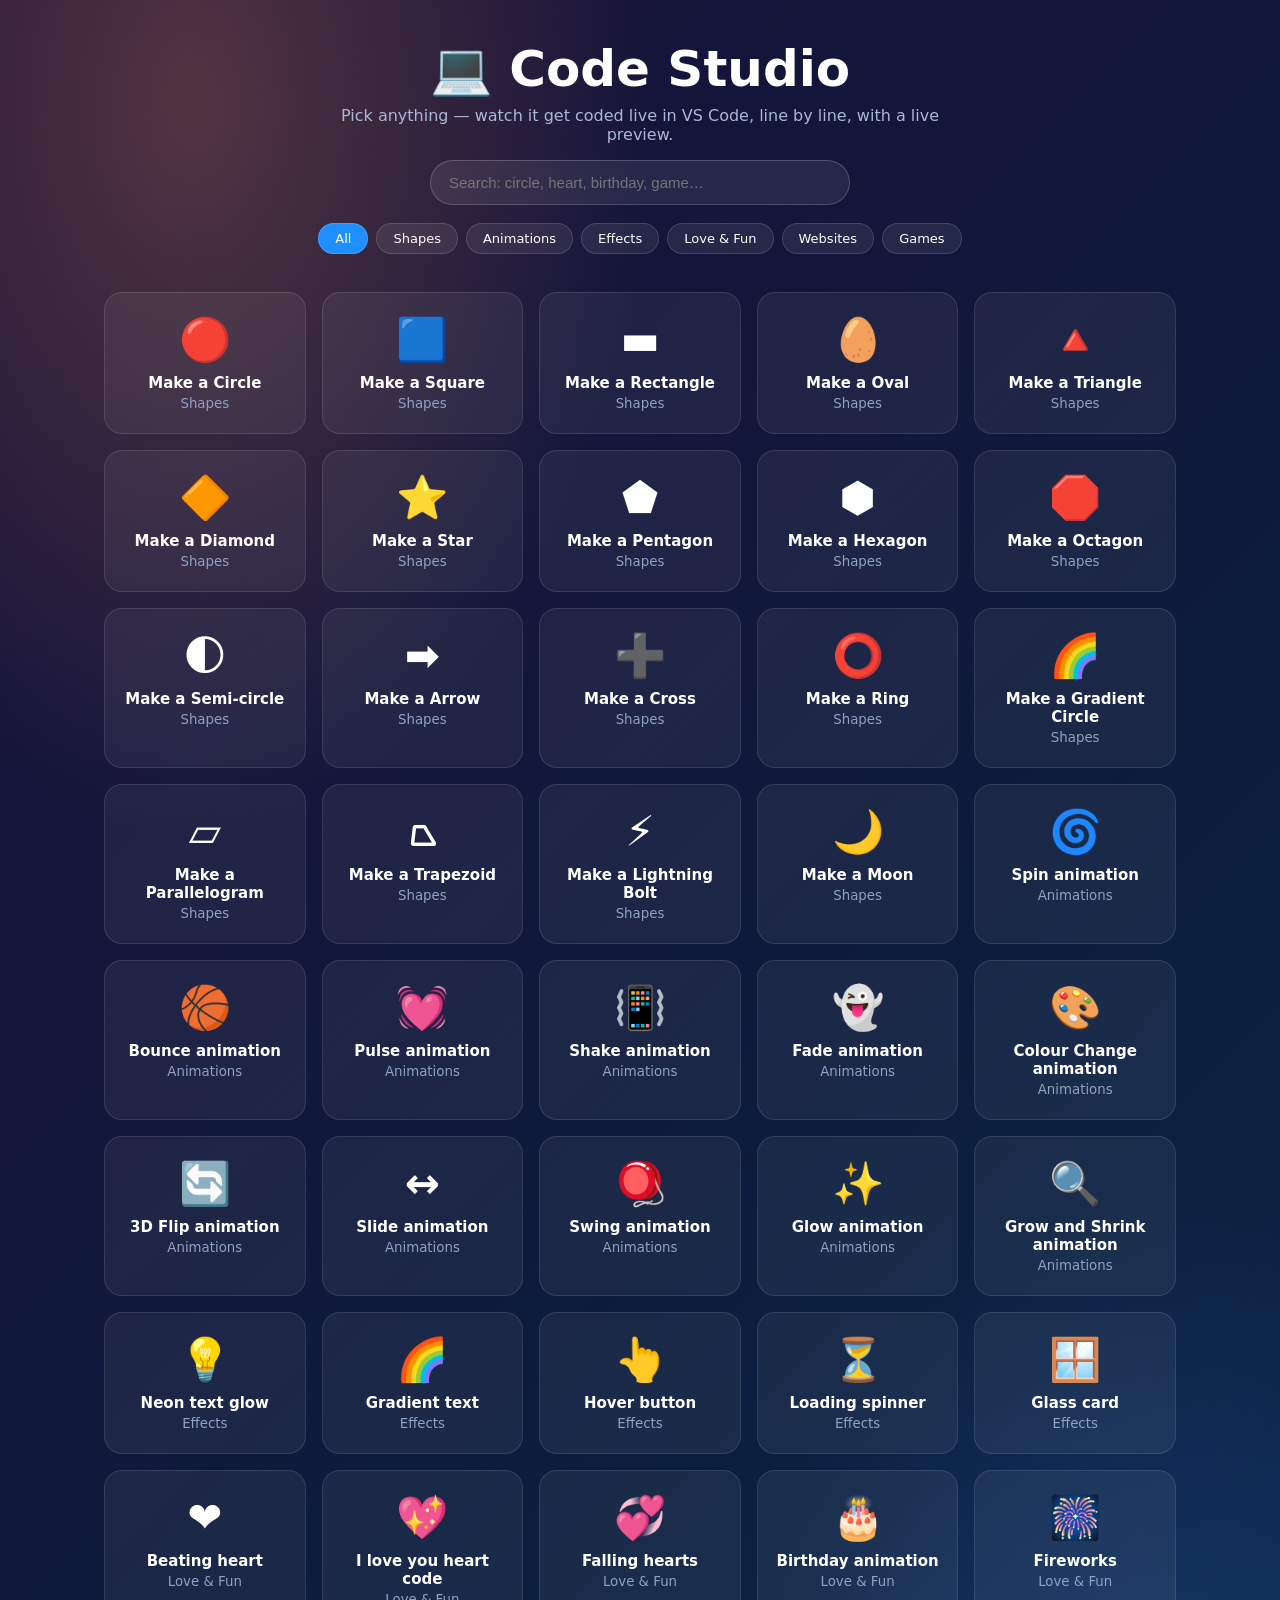
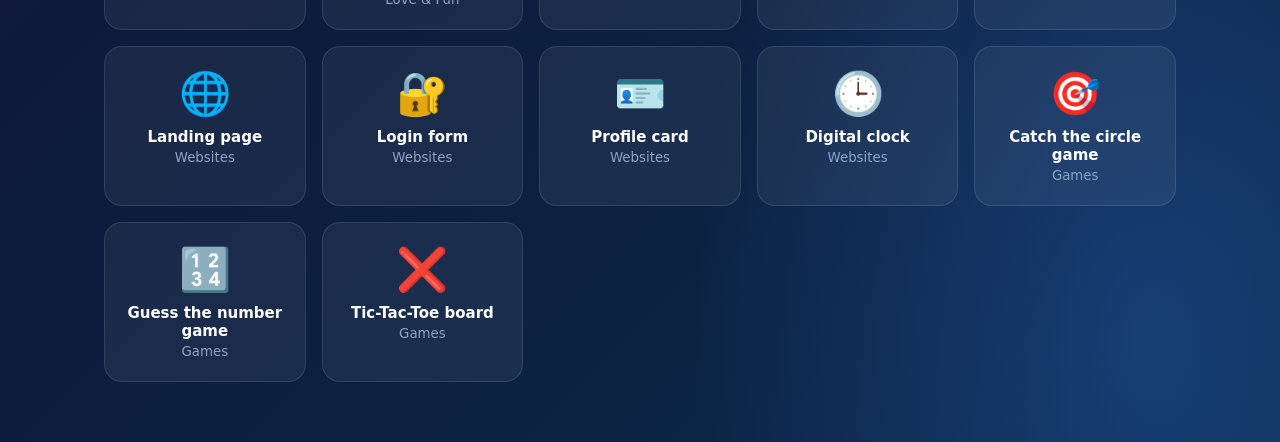
<file: index.html>
<!DOCTYPE html>
<html lang="en"><head><meta charset="UTF-8"><meta name="viewport" content="width=device-width,initial-scale=1"><title>Code Studio — learn by watching</title><link rel="stylesheet" href="style.css"></head>
<body class="home">
  <header><h1>💻 Code Studio</h1><p>Pick anything — watch it get coded live in VS Code, line by line, with a live preview.</p>
    <input id="q" placeholder="Search: circle, heart, birthday, game…"><div id="cats"></div></header>
  <main id="grid"></main>
  <script src="lessons.js"></script><script src="picker.js"></script>
</body></html>
</file>
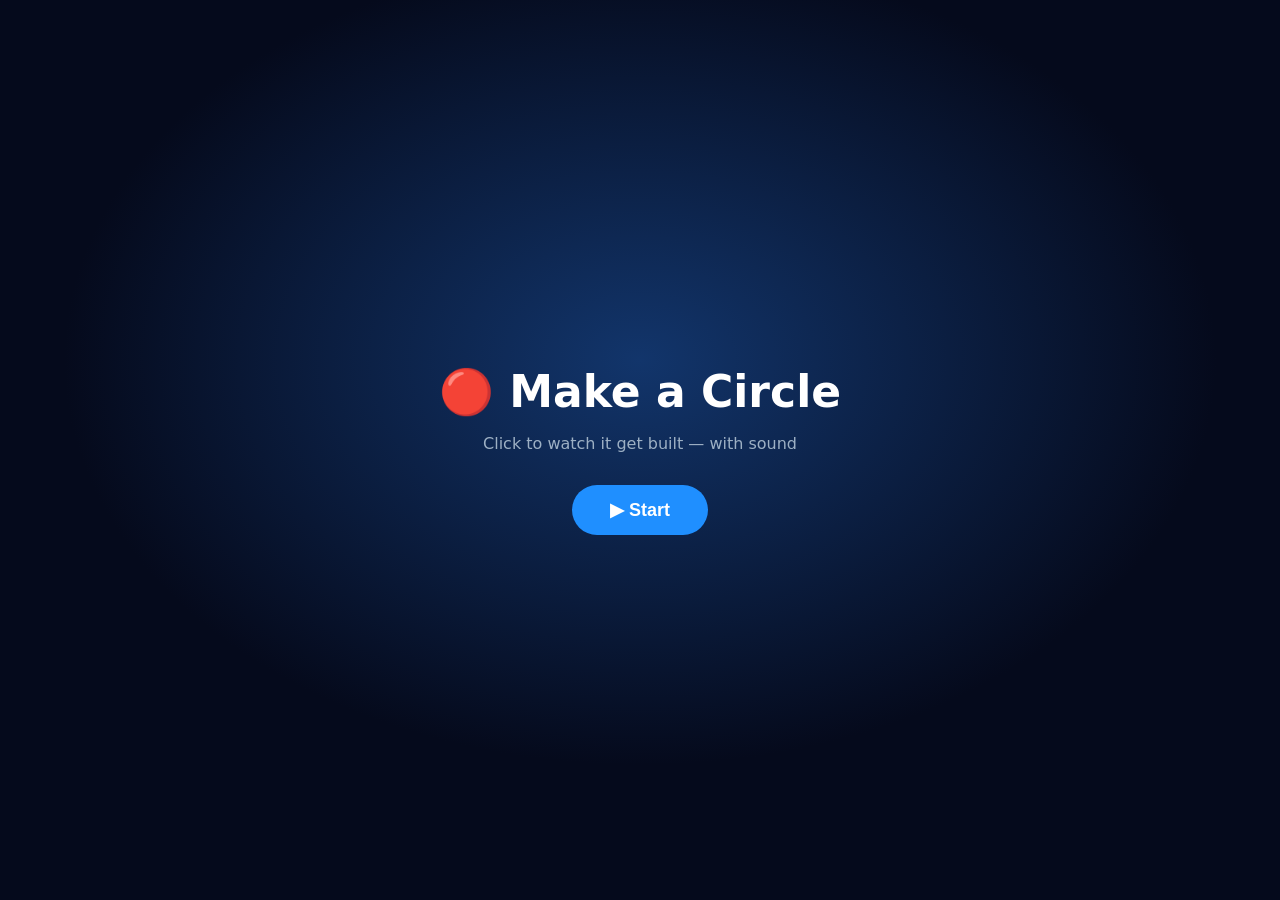
<file: lesson.html>
<!DOCTYPE html>
<html lang="en"><head><meta charset="UTF-8"><meta name="viewport" content="width=device-width,initial-scale=1"><title>Code Studio</title><link rel="stylesheet" href="style.css"></head>
<body class="lesson">
  <div class="bar"><a href="index.html">← All lessons</a><b id="ttl"></b>
    <span><button id="rep">↻ Replay</button><button id="spd">1x</button><button id="cpy">⧉ Copy</button><button id="dl">⬇ .html</button><button id="nxt">Next ›</button><button id="mute">🔊</button></span></div>
  <div class="vs">
    <section class="ed"><div class="tabs"><span class="tab">index.html</span></div><pre id="code"></pre></section>
    <section class="pv"><div class="addr">🔒 localhost:5500/index.html <i id="live">● Live</i></div><iframe id="frame" sandbox="allow-scripts"></iframe></section>
  </div>
  <div class="cap" id="cap"></div>
  <div id="start"><div><h1 id="sname"></h1><p>Click to watch it get built — with sound</p><button id="go">▶ Start</button></div></div>
  <script src="lessons.js"></script><script src="player.js"></script>
</body></html>
</file>
<file: style.css>
*{box-sizing:border-box}html,body{margin:0}body{font-family:system-ui,-apple-system,"Segoe UI",sans-serif;color:#cbd5e1;background:radial-gradient(60% 60% at 15% 5%,#ff9a5a40,transparent 60%),radial-gradient(60% 60% at 90% 95%,#3b82f640,transparent 60%),linear-gradient(135deg,#1b1038,#0d1b3d 55%,#0b2a4a);min-height:100vh}
/* picker */
.home header{text-align:center;padding:40px 16px 10px;color:#fff}.home h1{margin:0;font-size:clamp(30px,5vw,50px)}.home header p{color:#a9b8d6;max-width:620px;margin:8px auto 16px}
#q{width:min(420px,90%);padding:13px 18px;border-radius:999px;border:1px solid #ffffff30;background:#ffffff14;color:#fff;font-size:15px;outline:0}
#cats{margin:14px auto 0;max-width:900px}.chip{display:inline-block;margin:4px;padding:7px 16px;border-radius:999px;background:#ffffff14;border:1px solid #ffffff22;cursor:pointer;font-size:13px}.chip.on{background:#1f8fff;color:#fff}
#grid{display:grid;grid-template-columns:repeat(auto-fill,minmax(170px,1fr));gap:16px;max-width:1200px;margin:0 auto;padding:24px 5vw 60px}
.card{display:flex;flex-direction:column;align-items:center;text-align:center;padding:22px 12px;border-radius:18px;background:#ffffff0f;border:1px solid #ffffff1c;text-decoration:none;color:#fff;transition:.2s}.card:hover{transform:translateY(-5px);background:#ffffff1d;box-shadow:0 14px 30px #0006}
.card b{font-size:42px}.card h3{margin:10px 0 4px;font-size:15px}.card small{color:#8ea3c4}.none{color:#fff;text-align:center;grid-column:1/-1}
/* lesson */
.lesson{height:100vh;display:flex;flex-direction:column;padding:12px;gap:10px;overflow:hidden}
.bar{display:flex;align-items:center;gap:12px;flex-wrap:wrap;color:#fff}.bar a{color:#9cdcfe;text-decoration:none}.bar b{flex:1;min-width:140px}.bar button{margin-left:6px;padding:7px 12px;border:1px solid #ffffff30;border-radius:9px;background:#ffffff14;color:#fff;cursor:pointer}
.vs{flex:1;display:grid;grid-template-columns:1fr 1fr;gap:12px;min-height:0}
.ed,.pv{display:flex;flex-direction:column;min-height:0;border-radius:12px;overflow:hidden;box-shadow:0 20px 50px #0007,0 0 0 1px #ffffff14}
.ed{background:#1e1e1e}.tabs{background:#252526;height:34px;display:flex}.tab{padding:0 18px;display:flex;align-items:center;background:#1e1e1e;color:#fff;font-size:13px;box-shadow:inset 0 1px 0 #007acc}
#code{margin:0;flex:1;overflow:auto;padding:8px 0;font:14px/1.65 "Cascadia Code",Consolas,Menlo,monospace;color:#d4d4d4;counter-reset:ln}
.ln{white-space:pre;padding-right:16px}.ln:before{counter-increment:ln;content:counter(ln);display:inline-block;width:44px;padding-right:18px;text-align:right;color:#6e7681}
.caret{display:inline-block;width:2px;height:1.1em;background:#aeafad;vertical-align:text-bottom;animation:bl 1s steps(1) infinite}@keyframes bl{50%{opacity:0}}
.t-c{color:#6a9955}.t-s{color:#ce9178}.t-k{color:#569cd6}.t-n{color:#b5cea8}.t-f{color:#dcdcaa}.t-tag{color:#569cd6}.t-attr{color:#9cdcfe}.t-sel{color:#d7ba7d}.t-prop{color:#9cdcfe}
.pv{background:#fff}.addr{background:#e5e7eb;color:#374151;font-size:12px;padding:8px 12px;display:flex;justify-content:space-between}#live{font-style:normal;color:#16a34a}#live.pop{animation:pp .5s}@keyframes pp{50%{transform:scale(1.3)}}
#frame{flex:1;border:0;width:100%;background:#fff}
.cap{background:#0b1020e0;border:1px solid #ffffff22;border-radius:14px;color:#fff;padding:12px 18px;font-size:clamp(14px,2vw,18px);font-weight:600;text-align:center;min-height:50px}.cap.in{animation:ci .5s}@keyframes ci{from{opacity:0;transform:translateY(8px)}}
#start{position:fixed;inset:0;z-index:50;display:grid;place-items:center;text-align:center;color:#fff;background:radial-gradient(60% 60% at 50% 40%,#12356b,#050a1c 75%);transition:opacity .5s}#start.hide{opacity:0;pointer-events:none}
#start h1{font-size:clamp(28px,5vw,44px);margin:0}#start p{color:#9db0c4}#go{margin-top:16px;padding:14px 38px;border:0;border-radius:999px;background:#1f8fff;color:#fff;font-weight:700;font-size:18px;cursor:pointer}
@media(max-width:800px){.vs{grid-template-columns:1fr;grid-template-rows:1fr 1fr}.pv{order:-1}}
</file>
